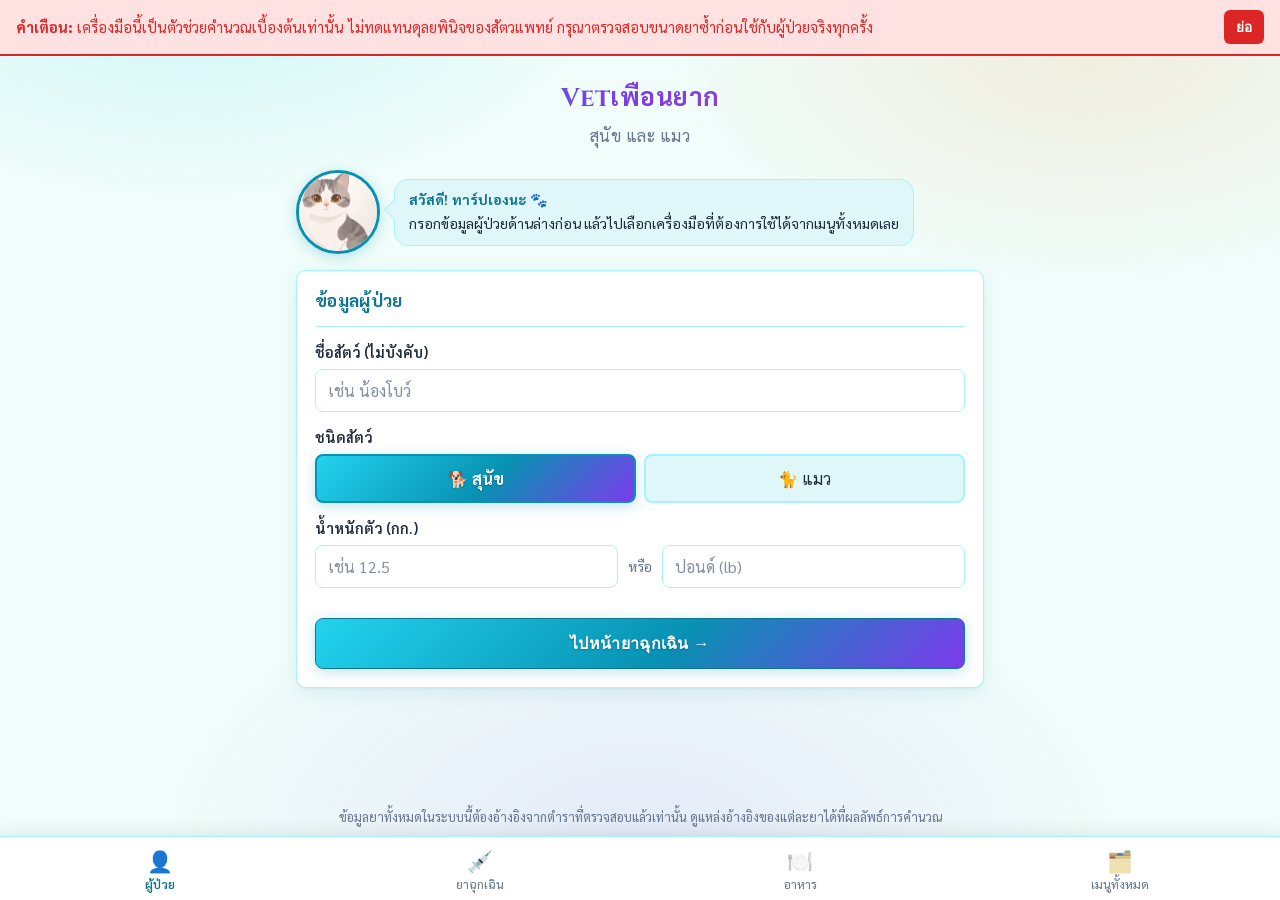
<file: index.html>
<!DOCTYPE html>
<html lang="th">
<head>
<meta charset="UTF-8">
<meta name="viewport" content="width=device-width, initial-scale=1.0, viewport-fit=cover">
<title>Vetเพื่อนยาก</title>

<!-- PWA: manifest + theme + icons so the site can be installed and looks like a native app -->
<link rel="manifest" href="manifest.webmanifest">
<meta name="theme-color" content="#0891b2">
<link rel="icon" href="assets/icons/favicon-32.png" sizes="32x32" type="image/png">
<link rel="apple-touch-icon" href="assets/icons/apple-touch-icon.png">
<meta name="mobile-web-app-capable" content="yes">
<meta name="apple-mobile-web-app-capable" content="yes">
<meta name="apple-mobile-web-app-title" content="Vetเพื่อนยาก">

<link rel="preconnect" href="https://fonts.googleapis.com">
<link rel="preconnect" href="https://fonts.gstatic.com" crossorigin>
<link href="https://fonts.googleapis.com/css2?family=Sarabun:wght@400;500;600;700;800&family=Cinzel:wght@600;700;900&display=swap" rel="stylesheet">
<link rel="stylesheet" href="style.css">
</head>
<body>

  <div class="disclaimer" id="disclaimer">
    <div class="disclaimer-text">
      <strong>คำเตือน:</strong> เครื่องมือนี้เป็นตัวช่วยคำนวณเบื้องต้นเท่านั้น ไม่ทดแทนดุลยพินิจของสัตวแพทย์
      กรุณาตรวจสอบขนาดยาซ้ำก่อนใช้กับผู้ป่วยจริงทุกครั้ง
    </div>
    <button id="disclaimer-toggle" aria-label="ย่อ/ขยายคำเตือน">ย่อ</button>
  </div>

  <header>
    <h1>Vetเพื่อนยาก</h1>
    <p class="subtitle">สุนัข และ แมว</p>
  </header>

  <main>
    <div class="page" id="page-patient">
      <div class="mascot-welcome">
        <button type="button" class="mascot-avatar-btn" id="mascot-avatar-btn" aria-label="แตะเพื่อฟังเคล็ดลับจากทาร์ป">
          <img src="assets/tarp-mascot.png" alt="ทาร์ป มาสคอตประจำแอป" class="mascot-avatar" id="mascot-avatar">
        </button>
        <div class="mascot-bubble" id="mascot-bubble">
          <strong>สวัสดี! ทาร์ปเองนะ 🐾</strong>
          <p>กรอกข้อมูลผู้ป่วยด้านล่างก่อน แล้วไปเลือกเครื่องมือที่ต้องการใช้ได้จากเมนูทั้งหมดเลย</p>
        </div>
      </div>

      <section class="panel" id="input-panel">
        <h2>ข้อมูลผู้ป่วย</h2>

        <div class="field-row">
          <label for="patient-name-input">ชื่อสัตว์ (ไม่บังคับ)</label>
          <input type="text" id="patient-name-input" placeholder="เช่น น้องโบว์">
        </div>

        <div class="field-row">
          <label>ชนิดสัตว์</label>
          <div class="species-toggle" role="group" aria-label="เลือกชนิดสัตว์">
            <button type="button" class="species-btn active" data-species="dog">🐕 สุนัข</button>
            <button type="button" class="species-btn" data-species="cat">🐈 แมว</button>
          </div>
        </div>

        <div class="field-row">
          <label for="weight-kg">น้ำหนักตัว (กก.)</label>
          <div class="weight-inputs">
            <input type="number" id="weight-kg" min="0" step="0.1" placeholder="เช่น 12.5">
            <span class="or-divider">หรือ</span>
            <input type="number" id="weight-lb" min="0" step="0.1" placeholder="ปอนด์ (lb)">
          </div>
          <div id="weight-warning" class="warning-text" hidden></div>
        </div>

        <button type="button" class="next-page-btn" data-goto="drugs">ไปหน้ายาฉุกเฉิน →</button>
      </section>
    </div>

    <div class="page" id="page-rehydration" hidden>
      <div class="patient-chip" id="patient-chip-rehydration"></div>

      <section class="panel" id="rehydration-panel">
        <h2>คำนวณสารน้ำ (Rehydration + Maintenance)</h2>

        <div class="field-row">
          <label for="dehydration-percent-slider">ภาวะขาดน้ำโดยประมาณ (% Dehydration)</label>
          <div class="slider-value" id="dehydration-percent-display">ไม่มีภาวะขาดน้ำ</div>
          <input type="range" id="dehydration-percent-slider" min="0" max="7" step="1" value="0">
          <div class="slider-ticks">
            <span>0%</span><span>5%</span><span>6%</span><span>7%</span><span>8%</span><span>9%</span><span>10%</span><span>12%</span>
          </div>
        </div>

        <div class="field-row" id="rehydrate-hours-row">
          <label>ระยะเวลาแก้ไขภาวะขาดน้ำ (Rehydration period)</label>
          <div class="species-toggle" role="group" aria-label="เลือกระยะเวลาแก้ไขภาวะขาดน้ำ">
            <button type="button" class="toggle-btn active" data-rehydrate-hours="8">8 ชั่วโมง</button>
            <button type="button" class="toggle-btn" data-rehydrate-hours="10">10 ชั่วโมง</button>
            <button type="button" class="toggle-btn" data-rehydrate-hours="12">12 ชั่วโมง</button>
            <button type="button" class="toggle-btn" data-rehydrate-hours="24">24 ชั่วโมง</button>
          </div>
        </div>

        <div class="field-row">
          <label>วิธีคำนวณ Maintenance</label>
          <div class="species-toggle" role="group" aria-label="เลือกวิธีคำนวณ maintenance">
            <button type="button" class="toggle-btn active" data-maint-mode="standard">มาตรฐาน (mL/kg/h)</button>
            <button type="button" class="toggle-btn" data-maint-mode="uop">ตามปริมาณปัสสาวะ (UOP)</button>
          </div>
        </div>

        <div id="maint-standard-fields">
          <div class="field-row">
            <label>ช่วงอายุ</label>
            <div class="species-toggle" role="group" aria-label="เลือกช่วงอายุ">
              <button type="button" class="toggle-btn active" data-age-group="adult">≥ 2 เดือน</button>
              <button type="button" class="toggle-btn" data-age-group="juvenile">ลูกสัตว์ &lt; 2 เดือน</button>
            </div>
          </div>

          <div class="field-row" id="maintenance-rate-row">
            <label>อัตรา Maintenance (mL/kg/h)</label>
            <div class="species-toggle" role="group" aria-label="เลือกอัตรา maintenance">
              <button type="button" class="toggle-btn" data-maint-rate="2">2</button>
              <button type="button" class="toggle-btn active" data-maint-rate="2.5">2.5</button>
              <button type="button" class="toggle-btn" data-maint-rate="3">3</button>
            </div>
          </div>
        </div>

        <div id="uop-fields" hidden>
          <div class="field-row">
            <label for="uop-volume-input">ปริมาณปัสสาวะที่วัดได้ (mL)</label>
            <input type="number" id="uop-volume-input" min="0" step="1" placeholder="เช่น 20">
          </div>

          <div class="field-row">
            <label>ระยะเวลาที่เก็บปัสสาวะ</label>
            <div class="species-toggle" role="group" aria-label="เลือกระยะเวลาที่เก็บปัสสาวะ">
              <button type="button" class="toggle-btn active" data-uop-hours="1">1 ชม.</button>
              <button type="button" class="toggle-btn" data-uop-hours="2">2 ชม.</button>
              <button type="button" class="toggle-btn" data-uop-hours="4">4 ชม.</button>
              <button type="button" class="toggle-btn" data-uop-hours="6">6 ชม.</button>
              <button type="button" class="toggle-btn" data-uop-hours="8">8 ชม.</button>
            </div>
          </div>

          <div class="field-row">
            <div class="slider-value" id="uop-computed-display">UOP = -</div>
            <div class="hint-text" id="uop-classify"></div>
          </div>
        </div>

        <p class="hint-text" id="rehydration-hint">กรอกน้ำหนักตัว และเปอร์เซ็นต์ภาวะขาดน้ำ เพื่อคำนวณ</p>
        <div id="rehydration-result" class="result-box" hidden></div>
      </section>

      <section class="panel" id="fluid-card-panel">
        <div class="crashcart-header">
          <h2>การ์ดแผนให้สารน้ำ (ติดหน้ากรง)</h2>
          <button type="button" id="print-fluid-card-btn" class="print-btn">🖨️ พิมพ์การ์ด</button>
        </div>

        <div class="field-row">
          <label for="fluid-start-time-input">เวลาเริ่มให้สารน้ำ</label>
          <input type="time" id="fluid-start-time-input">
        </div>

        <p class="hint-text" id="fluid-card-hint">กรอกน้ำหนักตัว เปอร์เซ็นต์ขาดน้ำ (หรือเลือกไม่มีภาวะขาดน้ำ) และเวลาเริ่ม เพื่อสร้างการ์ด</p>
        <div id="fluid-card" class="feeding-card" hidden></div>
      </section>
    </div>

    <div class="page" id="page-bicarb" hidden>
      <div class="patient-chip" id="patient-chip-bicarb"></div>

      <section class="panel" id="bicarb-panel">
        <h2>Sodium Bicarbonate Correction — แก้ไขภาวะกรดในเลือด (Metabolic Acidosis)</h2>

        <div class="field-row">
          <label>สถานการณ์</label>
          <div class="species-toggle" role="group" aria-label="เลือกสถานการณ์การให้ Sodium Bicarbonate">
            <button type="button" class="toggle-btn active" data-sb-mode="general">แก้ไขภาวะกรดทั่วไป</button>
            <button type="button" class="toggle-btn" data-sb-mode="cpa">CPA (หัวใจหยุดเต้น)</button>
          </div>
        </div>

        <div id="sb-general-fields">
          <div class="field-row">
            <label for="sb-be-input">Base Excess (mEq/L) <span style="font-weight:400;">(ปกติมักติดลบ เช่น -18)</span></label>
            <input type="number" id="sb-be-input" step="0.1" placeholder="เช่น -18">
          </div>
          <div class="field-row">
            <label>สัดส่วนที่จะให้ก่อน</label>
            <div class="species-toggle" role="group" aria-label="เลือกสัดส่วนของ deficit ที่จะให้ก่อน">
              <button type="button" class="toggle-btn active" data-sb-fraction="quarter">1/4 ของ deficit</button>
              <button type="button" class="toggle-btn" data-sb-fraction="third">1/3 ของ deficit</button>
            </div>
          </div>
          <div class="field-row">
            <label for="sb-ph-input">pH ปัจจุบัน (ไม่บังคับ)</label>
            <input type="number" id="sb-ph-input" step="0.01" placeholder="เช่น 6.98">
          </div>
          <div class="field-row">
            <label for="sb-hco3-input">HCO3 ปัจจุบัน (mmol/L) (ไม่บังคับ)</label>
            <input type="number" id="sb-hco3-input" step="0.1" placeholder="เช่น 8.5">
          </div>
        </div>

        <div id="sb-cpa-fields" hidden>
          <div class="field-row">
            <label for="sb-cpa-k-input">K+ ปัจจุบัน (mmol/L) (ไม่บังคับ)</label>
            <input type="number" id="sb-cpa-k-input" step="0.1" placeholder="เช่น 8.0">
          </div>
          <div class="field-row">
            <label for="sb-cpa-ph-input">pH ปัจจุบัน (ไม่บังคับ)</label>
            <input type="number" id="sb-cpa-ph-input" step="0.01" placeholder="เช่น 7.05">
          </div>
        </div>

        <div id="sb-result" class="result-box" hidden></div>
      </section>
    </div>

    <div class="page" id="page-anaphylaxis" hidden>
      <div class="patient-chip" id="patient-chip-anaphylaxis"></div>

      <section class="panel" id="anaphylaxis-panel">
        <h2>Acute Allergy and Anaphylaxis — ประเมินและแนวทางการรักษา</h2>
        <p class="hint-text">อ้างอิงตาม RECOVER 2026 First Aid Guidelines: Acute Allergy and Anaphylaxis (Table 1, Table 2, และ Acute Hypersensitivity Reaction Algorithm)</p>

        <div class="field-row">
          <label>อาการเกิดแบบเฉียบพลันมาก (peracute — ภายในไม่กี่นาทีถึงชั่วโมง) ร่วมกับมีการสัมผัสสารก่อภูมิแพ้ที่เป็นไปได้หรือทราบแน่ชัด?</label>
          <div class="species-toggle" role="group" aria-label="เลือก peracute onset + possible allergen exposure">
            <button type="button" class="toggle-btn" data-anaphylaxis-onset="yes">ใช่</button>
            <button type="button" class="toggle-btn" data-anaphylaxis-onset="no">ไม่ใช่</button>
          </div>
        </div>

        <div id="anaphylaxis-signs-fields" hidden>
          <label class="checkbox-row" style="margin: 10px 0;">
            <input type="checkbox" id="anaphylaxis-cutaneous-checkbox"> มีอาการทางผิวหนัง/เยื่อเมือก (Urticaria/wheals/angioedema, Flushing, หรือ Pruritus)
          </label>

          <div class="field-row">
            <label for="anaphylaxis-gi-select">อาการระบบทางเดินอาหาร</label>
            <select id="anaphylaxis-gi-select">
              <option value="none">ไม่มี</option>
              <option value="mild">อาเจียนหรือท้องเสียเล็กน้อย ครั้งเดียว (self-limiting, isolated episode)</option>
              <option value="persistent">อาเจียน ท้องเสีย หรือปวดท้อง ต่อเนื่อง (persistent)</option>
            </select>
          </div>

          <div id="anaphylaxis-resp-fields"></div>
          <div id="anaphylaxis-cv-fields"></div>

          <label class="checkbox-row" style="margin: 10px 0;">
            <input type="checkbox" id="anaphylaxis-collapse-checkbox"> ล้ม (Collapse) หรือความดันโลหิตต่ำ (Hypotension)
          </label>

          <p class="hint-text" style="margin-top: 14px;">อาการสนับสนุนการวินิจฉัยเพิ่มเติม (ใช้ในกรณีที่คะแนน ≥ 1 แต่ไม่มีอาการทางผิวหนัง)</p>
          <div id="anaphylaxis-supporting-fields"></div>
        </div>

        <div id="anaphylaxis-result" class="result-box" hidden></div>
      </section>
    </div>

    <div class="page" id="page-ckd" hidden>
      <div class="patient-chip" id="patient-chip-ckd"></div>

      <section class="panel" id="ckd-panel">
        <h2>Feline CKD — ประเมิน IRIS Stage และแนวทางการรักษา</h2>
        <p class="hint-text">อ้างอิงตาม 2026 iCatCare Consensus Guidelines on the Diagnosis and Management of Chronic Kidney Disease in Cats</p>

        <div class="field-row">
          <label for="ckd-creatinine-input">Creatinine (mg/dl)</label>
          <input type="number" id="ckd-creatinine-input" min="0" step="0.1" placeholder="เช่น 2.5">
        </div>

        <div class="field-row">
          <label for="ckd-sdma-input">SDMA (µg/dl) — ไม่บังคับ</label>
          <input type="number" id="ckd-sdma-input" min="0" step="1" placeholder="เช่น 22">
        </div>

        <div class="field-row">
          <label for="ckd-upc-input">UPC (Urine Protein:Creatinine ratio) — ไม่บังคับ</label>
          <input type="number" id="ckd-upc-input" min="0" step="0.01" placeholder="เช่น 0.5">
        </div>

        <div class="field-row">
          <label for="ckd-sbp-input">SBP — ความดันโลหิต Systolic (mmHg) — ไม่บังคับ</label>
          <input type="number" id="ckd-sbp-input" min="0" step="1" placeholder="เช่น 165">
        </div>

        <div id="ckd-result" class="result-box" hidden></div>
      </section>

      <section class="panel" id="ckd-reference-panel">
        <h2>ข้อมูลอ้างอิงการดูแลแมว CKD</h2>

        <h3>ยาแก้คลื่นไส้อาเจียน / กระตุ้นความอยากอาหาร / ลดกรด (Table 4)</h3>
        <div id="ckd-gi-drugs-table"></div>

        <h3>การเสริมโพแทสเซียม (Hypokalaemia)</h3>
        <div id="ckd-potassium-info"></div>

        <h3>ภาวะเลือดเป็นกรด (Acidosis)</h3>
        <div id="ckd-acidosis-info"></div>

        <h3>ภาวะซีดจาก CKD (Anaemia)</h3>
        <div id="ckd-anaemia-info"></div>

        <h3>ท้องผูก (Constipation)</h3>
        <div id="ckd-constipation-info"></div>

        <h3>สารน้ำใต้ผิวหนังที่บ้าน (Subcutaneous Fluids)</h3>
        <div id="ckd-scfluids-info"></div>

        <h3>ประเด็นสำคัญในการดูแลแมว CKD โดยรวม</h3>
        <ul id="ckd-key-considerations" class="anemia-ddx-list"></ul>
      </section>
    </div>

    <div class="page" id="page-dm" hidden>
      <div class="patient-chip" id="patient-chip-dm"></div>

      <section class="panel" id="dm-panel">
        <h2>Feline Diabetes Mellitus (DM)</h2>
        <p class="hint-text">อ้างอิงตาม 2025 iCatCare Consensus Guidelines on the Diagnosis and Management of Diabetes Mellitus in Cats</p>

        <div class="field-row">
          <label>เลือกสถานการณ์</label>
          <div class="species-toggle" role="group" aria-label="เลือกสถานการณ์ DM">
            <button type="button" class="toggle-btn active" data-dm-mode="healthy">Healthy DM (Happy diabetic)</button>
            <button type="button" class="toggle-btn" data-dm-mode="dka">DKA / eDKA</button>
          </div>
        </div>

        <div id="dm-healthy-fields">
          <h3>1. SGLT2i — คำนวณขนาดยา</h3>
          <div id="dm-sglt2i-doses"></div>

          <h3>2. คัดกรองความเหมาะสมก่อนเริ่ม SGLT2i</h3>
          <p class="hint-text">ติ๊กข้อที่ผู้ป่วย "มี" — หากไม่ติ๊กเลย = ผ่านเกณฑ์ happy diabetic</p>
          <div id="dm-sglt2i-screen"></div>
          <div id="dm-sglt2i-screen-result" class="result-note"></div>

          <h3>3. ALIVE Diabetic Clinical Score (DCS)</h3>
          <p class="hint-text">แตะเลือกทีละหัวข้อ</p>
          <div id="dm-dcs-fields"></div>
          <div id="dm-dcs-result" class="result-box" hidden></div>
        </div>

        <div id="dm-dka-fields" hidden>
          <h3>1. จำแนก DKA / eDKA (Table 8)</h3>
          <div class="field-row">
            <label for="dm-bg-input">Blood glucose (mg/dl)</label>
            <input type="number" id="dm-bg-input" min="0" step="1" placeholder="เช่น 380">
          </div>
          <div class="field-row">
            <label for="dm-bhb-input">Serum BHB (mmol/l) — ไม่บังคับ</label>
            <input type="number" id="dm-bhb-input" min="0" step="0.1" placeholder="เช่น 4.0">
          </div>
          <div class="field-row">
            <label for="dm-ph-input">Venous/arterial pH — ไม่บังคับ</label>
            <input type="number" id="dm-ph-input" min="6" step="0.01" placeholder="เช่น 7.15">
          </div>
          <div id="dm-keto-result" class="result-box" hidden></div>

          <h3>2. คำนวณ insulin / สารน้ำ ตามน้ำหนัก</h3>
          <div id="dm-dka-doses"></div>

          <button type="button" id="dm-print-plan-btn" class="print-btn">🖨️ พิมพ์ตาราง insulin CRI + แผนเบื้องต้น</button>
        </div>
      </section>

      <section class="panel" id="dm-plan-card-panel" hidden>
        <h2>แผนเบื้องต้น DKA (สำหรับพิมพ์)</h2>
        <div id="dm-dka-plan-card" class="feeding-card"></div>
      </section>

      <section class="panel" id="dm-reference-panel">
        <h2>ข้อมูลอ้างอิง</h2>
        <div id="dm-reference-content"></div>
      </section>
    </div>

    <div class="page" id="page-menu" hidden>
      <section class="panel" id="menu-panel">
        <h2>เมนูทั้งหมด</h2>

        <div class="menu-category">
          <h3>ผู้ป่วยและยา</h3>
          <div class="menu-grid">
            <button type="button" class="menu-card" data-page="patient"><span class="menu-card-icon">👤</span><span class="menu-card-label">ข้อมูลผู้ป่วย</span></button>
            <button type="button" class="menu-card" data-page="drugs"><span class="menu-card-icon">💉</span><span class="menu-card-label">ยาฉุกเฉิน</span></button>
            <button type="button" class="menu-card" data-page="cri"><span class="menu-card-icon">💧</span><span class="menu-card-label">CRI</span></button>
            <button type="button" class="menu-card" data-page="ppn"><span class="menu-card-icon">🥣</span><span class="menu-card-label">PPN สารอาหารทางหลอดเลือด</span></button>
            <button type="button" class="menu-card" data-page="nutrition"><span class="menu-card-icon">🍽️</span><span class="menu-card-label">อาหาร</span></button>
          </div>
        </div>

        <div class="menu-category">
          <h3>แก้ไขภาวะผิดปกติ</h3>
          <div class="menu-grid">
            <button type="button" class="menu-card" data-page="potassium"><span class="menu-card-icon">🧪</span><span class="menu-card-label">K+ / Phosphorus ต่ำ</span></button>
            <button type="button" class="menu-card" data-page="sodium"><span class="menu-card-icon">🧂</span><span class="menu-card-label">Na ผิดปกติ</span></button>
            <button type="button" class="menu-card" data-page="se"><span class="menu-card-icon">⚡</span><span class="menu-card-label">SE ชัก</span></button>
            <button type="button" class="menu-card" data-page="rehydration"><span class="menu-card-icon">💦</span><span class="menu-card-label">สารน้ำ Rehydration</span></button>
            <button type="button" class="menu-card" data-page="bicarb"><span class="menu-card-icon">🧫</span><span class="menu-card-label">Sodium Bicarbonate</span></button>
            <button type="button" class="menu-card" data-page="anaphylaxis"><span class="menu-card-icon">🐝</span><span class="menu-card-label">Allergy / Anaphylaxis</span></button>
          </div>
        </div>

        <div class="menu-category">
          <h3>ประเมิน/พยากรณ์โรค</h3>
          <div class="menu-grid">
            <button type="button" class="menu-card" data-page="apple"><span class="menu-card-icon">🍎</span><span class="menu-card-label">APPLE Score</span></button>
            <button type="button" class="menu-card" data-page="mgcs"><span class="menu-card-icon">🧠</span><span class="menu-card-label">MGCS</span></button>
            <button type="button" class="menu-card" data-page="att"><span class="menu-card-icon">🚑</span><span class="menu-card-label">ATT Score</span></button>
            <button type="button" class="menu-card" data-page="anemia"><span class="menu-card-icon">🩸</span><span class="menu-card-label">Regenerative Anemia</span></button>
            <button type="button" class="menu-card" data-page="ckd"><span class="menu-card-icon">🐱</span><span class="menu-card-label">Feline CKD</span></button>
            <button type="button" class="menu-card" data-page="fip"><span class="menu-card-icon">🐈</span><span class="menu-card-label">Feline FIP</span></button>
            <button type="button" class="menu-card" data-page="dm"><span class="menu-card-icon">🍬</span><span class="menu-card-label">Feline DM / DKA</span></button>
          </div>
        </div>

        <div class="menu-category">
          <h3>เครื่องมืออื่นๆ</h3>
          <div class="menu-grid">
            <a href="vetjod/" class="menu-card"><span class="menu-card-icon">🗒️</span><span class="menu-card-label">VETJOD เวชระเบียนหน้ากรง</span></a>
          </div>
        </div>
      </section>
    </div>

    <div class="page" id="page-drugs" hidden>
      <div class="patient-chip" id="patient-chip-drugs"></div>

      <section class="panel" id="calculator-panel">
        <h2>คำนวณยารายตัว</h2>

        <div class="field-row">
          <label for="drug-search">ค้นหายา</label>
          <input type="text" id="drug-search" placeholder="พิมพ์ชื่อยา..." autocomplete="off">
          <div id="drug-list" class="drug-list"></div>
        </div>

        <div class="field-row" id="concentration-row" hidden>
          <label for="concentration-select">ความเข้มข้นยา</label>
          <select id="concentration-select"></select>
        </div>

        <div id="calc-result" class="result-box" hidden></div>
      </section>

      <section class="panel" id="crashcart-panel">
        <div class="crashcart-header">
          <h2>ตาราง Crash Cart (อ้างอิงฉุกเฉินแบบเร็ว)</h2>
          <button id="print-btn" class="print-btn">🖨️ พิมพ์</button>
        </div>
        <p class="hint-text" id="crashcart-hint">กรอกน้ำหนักตัวด้านบนเพื่อคำนวณตารางยาทั้งหมด</p>
        <div class="table-wrap">
          <table id="crashcart-table" hidden>
            <thead>
              <tr>
                <th>ยา</th>
                <th>กลุ่ม</th>
                <th>อัตรา/นน.ตัว</th>
                <th>ความเข้มข้น (ปรับได้)</th>
                <th>ขนาดยารวม</th>
                <th>ปริมาณ (mL)</th>
                <th>ช่องทาง</th>
              </tr>
            </thead>
            <tbody></tbody>
          </table>
        </div>
      </section>
    </div>

    <div class="page" id="page-nutrition" hidden>
      <div class="patient-chip" id="patient-chip-nutrition"></div>

      <section class="panel" id="nutrition-panel">
        <h2>คำนวณปริมาณอาหาร (RER/DER)</h2>

        <div class="field-row">
          <label for="rer-factor-select">ปัจจัย RER (ภาวะ/กิจกรรมของสัตว์)</label>
          <select id="rer-factor-select"></select>
        </div>

        <div class="field-row">
          <label>โหมดอาหาร</label>
          <div class="species-toggle" role="group" aria-label="เลือกโหมดอาหาร">
            <button type="button" class="toggle-btn active" data-diet-mode="single">อาหารชนิดเดียว</button>
            <button type="button" class="toggle-btn" data-diet-mode="mixed">ผสม 2 ชนิด</button>
          </div>
        </div>

        <div class="field-row" id="diet-select-row">
          <label for="diet-select">ชนิดอาหาร</label>
          <select id="diet-select"></select>
        </div>

        <div class="field-row" id="diet-select-a-row" hidden>
          <label for="diet-select-a">อาหารชนิดที่ 1</label>
          <select id="diet-select-a"></select>
        </div>

        <div class="field-row" id="diet-select-b-row" hidden>
          <label for="diet-select-b">อาหารชนิดที่ 2</label>
          <select id="diet-select-b"></select>
        </div>

        <div class="field-row" id="diet-ratio-row" hidden>
          <label for="diet-ratio-input">สัดส่วนพลังงานจากอาหารชนิดที่ 1 (%) — ส่วนที่เหลือเป็นชนิดที่ 2</label>
          <input type="number" id="diet-ratio-input" min="0" max="100" step="5" value="50">
        </div>

        <div class="field-row">
          <label for="refeeding-select">แผนค่อยเป็นค่อยไป (ป้องกัน refeeding syndrome)</label>
          <select id="refeeding-select"></select>
        </div>

        <div class="field-row">
          <label for="meals-select">จำนวนมื้อต่อวัน</label>
          <select id="meals-select">
            <option value="2">2 มื้อ/วัน</option>
            <option value="3">3 มื้อ/วัน</option>
            <option value="4">4 มื้อ/วัน</option>
            <option value="6">6 มื้อ/วัน</option>
          </select>
        </div>

        <p class="hint-text" id="nutrition-hint">กรอกน้ำหนักตัวด้านบนเพื่อคำนวณปริมาณอาหาร</p>
        <div id="nutrition-result" class="result-box" hidden></div>
      </section>

      <section class="panel" id="feeding-card-panel">
        <div class="crashcart-header">
          <h2>การ์ดให้อาหาร (แผนปกติ ไม่ค่อยเป็นค่อยไป)</h2>
          <button id="print-feeding-card-btn" class="print-btn">🖨️ พิมพ์การ์ด</button>
        </div>
        <p class="hint-text" id="feeding-card-hint">กรอกน้ำหนักตัวและเลือกอาหารด้านบนเพื่อสร้างการ์ด</p>
        <div id="feeding-card" class="feeding-card" hidden></div>
      </section>

      <section class="panel" id="feeding-plan-panel">
        <div class="crashcart-header">
          <h2>แผนการให้อาหารรายวัน</h2>
          <button id="print-feeding-btn" class="print-btn">🖨️ พิมพ์แผนอาหาร</button>
        </div>

        <div class="field-row">
          <label for="feeding-start-date">วันที่เริ่มให้อาหาร</label>
          <input type="date" id="feeding-start-date">
        </div>

        <p class="hint-text" id="feeding-plan-hint">กรอกน้ำหนักตัวและเลือกอาหารด้านบนเพื่อสร้างแผนอาหาร</p>
        <div id="feeding-plan-meta" class="result-note" hidden></div>
        <div class="table-wrap">
          <table id="feeding-plan-table" hidden>
            <thead>
              <tr>
                <th>วันที่</th>
                <th>สัดส่วน RER</th>
                <th>พลังงาน (kcal)</th>
                <th>อาหาร/วัน (g)</th>
                <th>อาหาร/มื้อ (g)</th>
              </tr>
            </thead>
            <tbody></tbody>
          </table>
        </div>
      </section>
    </div>

    <div class="page" id="page-potassium" hidden>
      <div class="patient-chip" id="patient-chip-potassium"></div>

      <section class="panel" id="potassium-panel">
        <h2>แก้ไขภาวะโพแทสเซียมต่ำ (Hypokalemia) — CRI</h2>

        <div class="field-row">
          <label for="serum-k-input">ระดับโพแทสเซียมในเลือด (mEq/L)</label>
          <input type="number" id="serum-k-input" min="0" step="0.1" placeholder="เช่น 2.8">
        </div>

        <div class="field-row">
          <label for="potassium-dose-input">ขนาด KCl ที่ต้องการให้ (mEq/kg/hr)</label>
          <input type="number" id="potassium-dose-input" min="0" step="0.01" placeholder="กรอกขนาดในช่วงที่แนะนำ">
        </div>
        <p class="hint-text" id="potassium-dose-range-hint"></p>

        <div class="field-row">
          <label for="planned-rate-input">อัตราสารน้ำที่จะให้ (mL/hr)</label>
          <input type="number" id="planned-rate-input" min="0" step="1" placeholder="เช่น 40">
        </div>

        <div class="field-row">
          <label for="fluid-bag-size-select">ขนาดถุงสารน้ำที่จะผสม</label>
          <select id="fluid-bag-size-select">
            <option value="1000">1000 mL</option>
            <option value="500">500 mL</option>
            <option value="250">250 mL</option>
            <option value="100">100 mL</option>
          </select>
        </div>

        <p class="hint-text" id="potassium-hint">กรอกน้ำหนักตัว ระดับโพแทสเซียม และอัตราสารน้ำ เพื่อคำนวณการเตรียม CRI</p>
        <div id="potassium-result" class="result-box" hidden></div>
      </section>

      <section class="panel" id="phosphorus-panel">
        <h2>แก้ไขภาวะฟอสฟอรัสต่ำ (Hypophosphatemia) — CRI</h2>
        <p class="hint-text">ใช้ยา Dipotassium Phosphate (1.74g/20mL) ซึ่งมี Phosphorus 0.5 mmol/mL และ Potassium 1 mEq/mL ร่วมด้วยเสมอ</p>

        <div class="field-row">
          <label for="serum-p-input">ระดับฟอสฟอรัสในเลือด (mg/dL)</label>
          <input type="number" id="serum-p-input" min="0" step="0.1" placeholder="เช่น 1.2">
        </div>

        <div class="field-row">
          <label for="phosphorus-dose-input">ขนาด Phosphorus ที่ต้องการให้ (mmol/kg/hr)</label>
          <input type="number" id="phosphorus-dose-input" min="0" step="0.001" placeholder="กรอกขนาดในช่วงที่แนะนำ">
        </div>
        <p class="hint-text" id="phosphorus-dose-range-hint"></p>

        <div class="field-row">
          <label for="phosphorus-rate-input">อัตราสารน้ำที่จะให้ (mL/hr)</label>
          <input type="number" id="phosphorus-rate-input" min="0" step="1" placeholder="เช่น 40">
        </div>

        <div class="field-row">
          <label for="phosphorus-bag-size-select">ขนาดถุงสารน้ำที่จะผสม (ต้องไม่มีแคลเซียม)</label>
          <select id="phosphorus-bag-size-select">
            <option value="1000">1000 mL</option>
            <option value="500">500 mL</option>
            <option value="250">250 mL</option>
            <option value="100">100 mL</option>
          </select>
        </div>

        <p class="hint-text" id="phosphorus-hint">กรอกน้ำหนักตัว ระดับฟอสฟอรัส และอัตราสารน้ำ เพื่อคำนวณการเตรียม CRI</p>
        <div id="phosphorus-result" class="result-box" hidden></div>
      </section>

      <section class="panel" id="combined-panel">
        <h2>แก้ไข Potassium และ Phosphorus พร้อมกัน (2 สาย)</h2>
        <p class="hint-text">สายที่ 1 = KCl, สายที่ 2 = Dipotassium Phosphate — K+ ที่ได้จากสายที่ 2 จะถูกหักออกจากปริมาณ KCl ที่ต้องเติมในสายที่ 1 เพื่อไม่ให้ได้รับ Potassium เกินความจำเป็น</p>

        <div class="field-row">
          <label for="combined-k-input">ระดับโพแทสเซียมในเลือด (mEq/L)</label>
          <input type="number" id="combined-k-input" min="0" step="0.1" placeholder="เช่น 2.8">
        </div>

        <div class="field-row">
          <label for="combined-p-input">ระดับฟอสฟอรัสในเลือด (mg/dL)</label>
          <input type="number" id="combined-p-input" min="0" step="0.1" placeholder="เช่น 1.2">
        </div>

        <div class="field-row">
          <label for="combined-k-dose-input">ขนาด KCl ที่ต้องการให้ (mEq/kg/hr)</label>
          <input type="number" id="combined-k-dose-input" min="0" step="0.01" placeholder="กรอกขนาดในช่วงที่แนะนำ">
        </div>
        <p class="hint-text" id="combined-k-dose-range-hint"></p>

        <div class="field-row">
          <label for="combined-p-dose-input">ขนาด Phosphorus ที่ต้องการให้ (mmol/kg/hr)</label>
          <input type="number" id="combined-p-dose-input" min="0" step="0.001" placeholder="กรอกขนาดในช่วงที่แนะนำ">
        </div>
        <p class="hint-text" id="combined-p-dose-range-hint"></p>

        <div class="field-row">
          <label for="combined-kcl-rate-input">สายที่ 1 (KCl) — อัตราสารน้ำ (mL/hr)</label>
          <input type="number" id="combined-kcl-rate-input" min="0" step="1" placeholder="เช่น 40">
        </div>

        <div class="field-row">
          <label for="combined-kcl-bag-select">สายที่ 1 (KCl) — ขนาดถุงสารน้ำ</label>
          <select id="combined-kcl-bag-select">
            <option value="1000">1000 mL</option>
            <option value="500">500 mL</option>
            <option value="250">250 mL</option>
            <option value="100">100 mL</option>
          </select>
        </div>

        <div class="field-row">
          <label for="combined-phos-rate-input">สายที่ 2 (Dipotassium Phosphate) — อัตราสารน้ำ (mL/hr)</label>
          <input type="number" id="combined-phos-rate-input" min="0" step="1" placeholder="เช่น 40">
        </div>

        <div class="field-row">
          <label for="combined-phos-bag-select">สายที่ 2 (Dipotassium Phosphate) — ขนาดถุงสารน้ำ (ต้องไม่มีแคลเซียม)</label>
          <select id="combined-phos-bag-select">
            <option value="1000">1000 mL</option>
            <option value="500">500 mL</option>
            <option value="250">250 mL</option>
            <option value="100">100 mL</option>
          </select>
        </div>

        <p class="hint-text" id="combined-hint">กรอกน้ำหนักตัว ระดับ K+ และ Phosphorus และอัตราสารน้ำทั้งสองสาย เพื่อคำนวณการเตรียม CRI ทั้งสองขา</p>
        <div id="combined-result" class="result-box" hidden></div>
      </section>
    </div>

    <div class="page" id="page-cri" hidden>
      <div class="patient-chip" id="patient-chip-cri"></div>

      <section class="panel" id="cri-select-panel">
        <h2>คำนวณยา CRI (Constant Rate Infusion)</h2>

        <div class="field-row">
          <label for="cri-drug-search">ค้นหายา</label>
          <input type="text" id="cri-drug-search" placeholder="พิมพ์ชื่อยา..." autocomplete="off">
          <div id="cri-drug-list" class="drug-list"></div>
        </div>

        <div id="cri-drug-info" class="result-note" hidden></div>

        <div class="field-row" id="cri-dose-row" hidden>
          <label for="cri-dose-input" id="cri-dose-label">ขนาดยาที่ต้องการ</label>
          <input type="number" id="cri-dose-input" min="0" step="any" placeholder="กรอกขนาดยาในช่วงอ้างอิงด้านบน">
        </div>

        <div class="field-row" id="cri-conc-row" hidden>
          <label for="cri-conc-select">ความเข้มข้นยาที่มี (ปรับได้)</label>
          <select id="cri-conc-select"></select>
        </div>

        <div class="field-row" id="cri-conc-custom-row" hidden>
          <label for="cri-conc-custom-input">ความเข้มข้นยา (กรอกเอง)</label>
          <input type="number" id="cri-conc-custom-input" min="0" step="any" placeholder="กรอกความเข้มข้น">
        </div>
      </section>

      <section class="panel" id="cri-mix-panel">
        <h2>เตรียมสารน้ำ CRI</h2>

        <div class="field-row">
          <label for="cri-bag-select">ขนาดถุง/ไซริงค์สารน้ำที่จะผสม</label>
          <select id="cri-bag-select">
            <option value="1000">1000 mL</option>
            <option value="500">500 mL</option>
            <option value="250" selected>250 mL</option>
            <option value="100">100 mL</option>
            <option value="60">60 mL (syringe)</option>
            <option value="50">50 mL (syringe)</option>
            <option value="20">20 mL (syringe)</option>
            <option value="10">10 mL (syringe)</option>
          </select>
        </div>

        <div class="field-row">
          <label for="cri-rate-input">อัตราสารน้ำที่จะให้ (mL/hr)</label>
          <input type="number" id="cri-rate-input" min="0" step="0.1" placeholder="เช่น 10">
        </div>

        <p class="hint-text" id="cri-hint">เลือกยา กรอกน้ำหนักตัว ขนาดยาที่ต้องการ และอัตราสารน้ำ เพื่อคำนวณการเตรียม CRI</p>
        <div id="cri-result" class="result-box" hidden></div>
      </section>
    </div>

    <div class="page" id="page-se" hidden>
      <div class="patient-chip" id="patient-chip-se"></div>

      <section class="panel" id="se-intro-panel">
        <h2>จัดการภาวะ Status Epilepticus (SE) อย่างเป็นขั้นตอน</h2>
        <div class="result-note">
          <strong>นิยาม SE:</strong> อาการชักต่อเนื่องนานกว่า 5 นาที หรือชักซ้ำตั้งแต่ 2 ครั้งขึ้นไปโดยไม่ฟื้นรู้สึกตัวเต็มที่ระหว่างครั้ง (ILAE/IVETF)
        </div>
        <div class="table-wrap" style="margin-top:10px;">
          <table>
            <thead><tr><th>ระยะ (Stage)</th><th>ระยะเวลา</th><th>การตอบสนองต่อการรักษา</th></tr></thead>
            <tbody id="se-stage-table-body"></tbody>
          </table>
        </div>
        <div class="result-source" style="margin-top:8px;">ระดับคำแนะนำ (ACVIM recommendation grade):</div>
        <div id="se-grade-legend" class="result-note"></div>
      </section>

      <section class="panel" id="se-supportive-panel">
        <h2>ดูแลควบคู่กันตลอด (Supportive Care)</h2>
        <ul style="margin:0; padding-left:20px;">
          <li>ประเมิน/แก้ไขภาวะขาดออกซิเจน (hypoxemia), ตัวร้อนเกิน (hyperthermia), ความผิดปกติของเมตาบอลิซึม (เช่น น้ำตาลในเลือดต่ำ, เกลือแร่ผิดปกติ)</li>
          <li>ค้นหาสาเหตุที่แก้ไขได้ควบคู่ไปกับการให้ยากันชัก อย่ารอให้คุมชักได้ก่อนจึงเริ่มค้นหาสาเหตุ</li>
        </ul>
        <div class="result-source">ACVIM Consensus Statement 2023, ส่วน Supportive treatment</div>
      </section>

      <section class="panel" id="se-stepper-panel">
        <h2>ขั้นตอนการรักษา (แตะ "ยังชักอยู่" เพื่อไปขั้นถัดไป)</h2>
        <div id="se-stepper"></div>
      </section>
    </div>

    <div class="page" id="page-apple" hidden>
      <div class="patient-chip" id="patient-chip-apple"></div>

      <section class="panel" id="apple-panel">
        <h2>APPLE Score (สุนัข) — ประเมินความรุนแรงของโรคและพยากรณ์โรค</h2>

        <div class="field-row">
          <label>โหมดคะแนน</label>
          <div class="species-toggle" role="group" aria-label="เลือกโหมด APPLE Score">
            <button type="button" class="toggle-btn active" data-apple-mode="full">APPLE (Full) — 10 พารามิเตอร์</button>
            <button type="button" class="toggle-btn" data-apple-mode="fast">APPLE (Fast) — 5 พารามิเตอร์</button>
          </div>
        </div>

        <div id="apple-fields"></div>

        <div id="apple-result" class="result-box" hidden></div>
      </section>
    </div>

    <div class="page" id="page-mgcs" hidden>
      <div class="patient-chip" id="patient-chip-mgcs"></div>

      <section class="panel" id="mgcs-panel">
        <h2>Modified Glasgow Coma Scale (MGCS) — ประเมินระดับความรู้สึกตัวและพยากรณ์โรค</h2>
        <div id="mgcs-fields"></div>
        <div id="mgcs-result" class="result-box" hidden></div>
      </section>
    </div>

    <div class="page" id="page-att" hidden>
      <div class="patient-chip" id="patient-chip-att"></div>

      <section class="panel" id="att-panel">
        <h2>ATT Score (Animal Trauma Triage Score) — ประเมินความรุนแรงจากอุบัติเหตุ</h2>
        <div id="att-fields"></div>
        <div id="att-result" class="result-box" hidden></div>
      </section>
    </div>

    <div class="page" id="page-anemia" hidden>
      <div class="patient-chip" id="patient-chip-anemia"></div>

      <section class="panel" id="anemia-panel">
        <h2>Regenerative Anemia Calculator — ประเมินการตอบสนองของไขกระดูกและ Differential Diagnosis</h2>

        <div class="field-row">
          <label for="anemia-rbc-input">RBC count (ล้านเซลล์/µL)</label>
          <input type="number" id="anemia-rbc-input" min="0" step="0.1" placeholder="เช่น 5.5">
        </div>

        <div class="field-row">
          <label for="anemia-retic-input">Reticulocyte % <span style="font-weight:400;">(แมว: นับเฉพาะ Aggregate reticulocyte)</span></label>
          <input type="number" id="anemia-retic-input" min="0" step="0.1" placeholder="เช่น 1.2">
        </div>

        <div class="field-row">
          <label for="anemia-hct-input">Hematocrit / PCV (%) <span style="font-weight:400;">(ไม่บังคับ — ใส่เพื่อคำนวณ RPI เสริม)</span></label>
          <input type="number" id="anemia-hct-input" min="0" step="0.1" placeholder="เช่น 22">
        </div>

        <div class="field-row">
          <label for="anemia-indices-select">ลักษณะเม็ดเลือดแดง MCV/MCHC (ถ้าทราบ)</label>
          <select id="anemia-indices-select">
            <option value="">— ไม่ระบุ —</option>
            <option value="macrocytic_normochromic">Macrocytic, Normochromic</option>
            <option value="microcytic_hypochromic">Microcytic, Hypochromic</option>
            <option value="macrocytic_hypochromic">Macrocytic, Hypochromic</option>
          </select>
        </div>

        <div id="anemia-result" class="result-box" hidden></div>
      </section>
    </div>

    <div class="page" id="page-sodium" hidden>
      <div class="patient-chip" id="patient-chip-sodium"></div>

      <section class="panel" id="sodium-panel">
        <h2>แก้ไขภาวะโซเดียมผิดปกติ</h2>

        <div class="field-row">
          <label>ภาวะ</label>
          <div class="species-toggle" role="group" aria-label="เลือกภาวะโซเดียม">
            <button type="button" class="toggle-btn active" data-sodium-direction="hypo">🔽 โซเดียมต่ำ (Hypo)</button>
            <button type="button" class="toggle-btn" data-sodium-direction="hyper">🔼 โซเดียมสูง (Hyper)</button>
          </div>
        </div>

        <div class="field-row">
          <label for="current-na-input">โซเดียมปัจจุบัน (mEq/L)</label>
          <input type="number" id="current-na-input" step="0.1" placeholder="เช่น 125">
        </div>

        <div class="field-row">
          <label for="target-na-input">โซเดียมเป้าหมาย (mEq/L)</label>
          <input type="number" id="target-na-input" step="0.1" placeholder="เช่น 135">
        </div>

        <div class="field-row">
          <label>ระยะเวลาของภาวะ</label>
          <div class="species-toggle" role="group" aria-label="เลือกระยะเวลา">
            <button type="button" class="toggle-btn active" data-chronicity="acute">เฉียบพลัน (&lt; 24-48 ชม.)</button>
            <button type="button" class="toggle-btn" data-chronicity="chronic">เรื้อรัง (&gt; 24-48 ชม.)</button>
          </div>
        </div>

        <div class="field-row" id="symptomatic-row">
          <label>อาการทางระบบประสาท (ซึม อาเจียน ชัก จาก cerebral edema)</label>
          <div class="species-toggle" role="group" aria-label="เลือกอาการ">
            <button type="button" class="toggle-btn" data-symptomatic="yes">มีอาการ</button>
            <button type="button" class="toggle-btn active" data-symptomatic="no">ไม่มีอาการ</button>
          </div>
        </div>

        <div class="field-row" id="fluid-select-row">
          <label for="sodium-fluid-select">ชนิดสารน้ำที่วางแผนจะให้ (สำหรับคำนวณ Adrogue-Madias)</label>
          <select id="sodium-fluid-select"></select>
        </div>

        <div class="field-row">
          <label class="checkbox-row">
            <input type="checkbox" id="hypovolemic-checkbox"> มีภาวะ hypovolemia ร่วมด้วย
          </label>
        </div>

        <p class="hint-text" id="sodium-hint">กรอกน้ำหนักตัว โซเดียมปัจจุบัน และโซเดียมเป้าหมาย เพื่อคำนวณ</p>
        <div id="sodium-result" class="result-box" hidden></div>
      </section>
    </div>
    <div class="page" id="page-ppn" hidden>
      <div class="patient-chip" id="patient-chip-ppn"></div>
      <section class="panel">
        <h2>🥣 Peripheral Parenteral Nutrition (PPN)</h2>
        <p class="hint">คำนวณสารอาหารทางหลอดเลือดตาม Peripheral Parenteral Nutrition Form สำหรับแผน 24 ชั่วโมง</p>
        <div class="field-row"><label for="ppn-rer">สูตร RER</label><select id="ppn-rer"><option value="power">70 × น้ำหนัก^0.75</option><option value="linear">30 × น้ำหนัก + 70 (เฉพาะ 2–30 กก.)</option></select></div>
        <div class="field-row"><label for="ppn-ratio">สัดส่วนพลังงาน Dextrose / Protein / Lipid</label><select id="ppn-ratio"><option value="auto">เลือกตามช่วงน้ำหนักที่ระบุในแบบฟอร์ม</option><option value="small">20 / 20 / 60% — สุนัขและแมว 3–5 กก.</option><option value="medium">25 / 25 / 50% — สุนัขและแมว 6–10 กก.</option><option value="large">33 / 33 / 33% — สุนัข 11–30 กก.</option><option value="giant">50 / 25 / 25% — สุนัขมากกว่า 30 กก.</option></select></div>
        <div class="field-row"><label for="ppn-dextrose">สารละลาย Dextrose</label><select id="ppn-dextrose"><option value="0.17">D5W — 0.17 kcal/mL</option><option value="saline5">D5½S — 0.17 kcal/mL</option><option value="1.7">Dextrose 50% — 1.7 kcal/mL</option></select></div>
        <p class="hint">Amino acid 10% = 0.4 kcal/mL · Lipid 20% = 2 kcal/mL ตามแบบฟอร์ม</p>
        <div id="ppn-result" aria-live="polite"></div>
        <h3>Osmolarity ของส่วนผสม</h3>
        <p class="hint">กรอกค่าจากฉลากผลิตภัณฑ์จริง หน่วย <strong>mOsm/L</strong> (ไม่ใช่ mOsm/kg) D5W กับ D5½S ให้พลังงานเท่ากัน แต่ osmolarity ต่างกัน</p>
        <div class="field-row"><label for="ppn-osm-dextrose">Dextrose ที่เลือก (mOsm/L)</label><input id="ppn-osm-dextrose" type="number" min="0" step="any" inputmode="decimal" placeholder="ค่าจากฉลาก"></div>
        <div class="field-row"><label for="ppn-osm-amino">Amino acid 10% (mOsm/L)</label><input id="ppn-osm-amino" type="number" min="0" step="any" inputmode="decimal" placeholder="ค่าจากฉลาก"></div>
        <div class="field-row"><label for="ppn-osm-lipid">Lipid 20% (mOsm/L)</label><input id="ppn-osm-lipid" type="number" min="0" step="any" inputmode="decimal" placeholder="ค่าจากฉลาก"></div>
        <div class="field-row"><label for="ppn-extra-volume">ปริมาตรตัวเจือจางที่เติมในถุงเดียวกัน (mL)</label><input id="ppn-extra-volume" type="number" min="0" step="any" inputmode="decimal" value="0"></div>
        <div class="field-row"><label for="ppn-extra-osm">Osmolarity ตัวเจือจาง (mOsm/L)</label><input id="ppn-extra-osm" type="number" min="0" step="any" inputmode="decimal" placeholder="กรอกเมื่อเติมตัวเจือจาง" disabled></div>
        <p class="hint">คำนวณเฉพาะสารที่ผสมในถุงเดียวกัน ไม่รวมสารน้ำที่ให้แยกสาย หากเติมยา อิเล็กโทรไลต์ หรือสารอื่นนอกเหนือจากรายการนี้ ผลยังไม่ใช่ osmolarity ของสูตรสุดท้าย</p>
        <div id="ppn-osm-result" aria-live="polite"></div>
        <p class="result-source">ตัวอย่างการอ่านหน่วย: ฉลาก <a href="https://dailymed.nlm.nih.gov/dailymed/fda/fdaDrugXsl.cfm?setid=61e025f1-a38e-4af2-9e18-13ea12977cf5" target="_blank" rel="noopener">Intralipid 20%</a> ระบุ 260 mOsm/L และ 350 mOsm/kg ซึ่งใช้แทนกันไม่ได้ ไม่ได้นำค่านี้ไปใช้กับ lipid ทุกยี่ห้อโดยอัตโนมัติ</p>
      </section>
      <section class="panel"><h2>ก่อนเริ่มและระหว่างให้ PPN</h2>
        <p>แบบฟอร์มระบุให้พิจารณาเมื่อกินไม่พอนานกว่า 3 วัน สภาพร่างกายไม่ดีหรือน้ำหนักลดเฉียบพลันมากกว่า 5% หลังแก้ภาวะขาดน้ำ หรือไม่สามารถรับอาหารทางทางเดินอาหารได้</p>
        <p class="warning-text">แก้ภาวะขาดน้ำก่อนเริ่ม และตรวจ osmolarity ของสูตรสุดท้าย: แบบฟอร์มกำหนดไม่เกิน 600 mOsm/L ค่าที่คำนวณเป็นประมาณการจากฉลากและปริมาตรที่กรอก ไม่ได้ยืนยันความเข้ากันได้หรือว่าผสมแล้วให้ทางหลอดเลือดส่วนปลายได้ โดยเฉพาะเมื่อใช้ Dextrose 50% ต้องตรวจการเจือจางและความเข้ากันได้ก่อนใช้</p>
        <p>รวมปริมาตร PPN เข้ากับสารน้ำ ยา และอาหารทุกทางในแผนสารน้ำรายวัน หากเติมตัวเจือจาง ปริมาตรและอัตราการให้จริงจะเปลี่ยนไป ต้องคำนวณใหม่ ไม่ใช่เติม PPN ทับ maintenance โดยอัตโนมัติ</p>
        <p>ติดตาม HR/RR การรู้สึกตัว จุดแทงสาย น้ำตาลในเลือด โปรตีน/อัลบูมิน ภาวะ lipemia และอิเล็กโทรไลต์ ปรับความถี่ตามความเสี่ยงของผู้ป่วย ระวังเป็นพิเศษในโรคหัวใจ ไต ตับ และผู้ป่วยเสี่ยง refeeding syndrome</p>
        <p class="result-source">แหล่งสูตร: Peripheral Parenteral Nutrition Form.docx ที่แนบ — หัวข้อ RER, PER, สัดส่วนสารอาหาร และอัตราการให้ ไม่ระบุผู้แต่ง/ปี<br>การรวมสารน้ำทุกทาง: <a href="https://www.merckvetmanual.com/therapeutics/fluid-therapy/maintenance-fluid-plan-in-animals" target="_blank" rel="noopener">Merck Veterinary Manual — Maintenance Fluid Plan</a></p>
      </section>
    </div>
    <div class="page" id="page-fip" hidden>
      <div class="patient-chip" id="patient-chip-fip"></div>
      <section class="panel">
        <h2>🐈 Feline FIP</h2>
        <p>แนวทางรักษาตาม iCatCare · July 2025 สำหรับแมวที่วินิจฉัยหรือสงสัย FIP สูง ไม่ใช่คะแนนยืนยันการวินิจฉัย</p>
        <h3>1. เลือกลักษณะโรค</h3>
        <div class="field-row"><label for="fip-type">อาการที่พบ</label><select id="fip-type"><option value="effusive">มีน้ำ · ไม่มีอาการตา/ระบบประสาท</option><option value="noneffusive">ไม่มีน้ำ · ไม่มีอาการตา/ระบบประสาท</option><option value="ocular">มีอาการทางตา · มีหรือไม่มีน้ำ</option><option value="neuro">มีอาการระบบประสาท · รวมกรณีมีอาการตาร่วม</option></select></div>
        <p class="hint">หากมีอาการตาหรือระบบประสาท ให้เลือกกลุ่มนั้นแม้จะมีน้ำร่วมด้วย อาการระบบประสาทร่วมกับอาการตาใช้กลุ่มระบบประสาท</p>
        <h3>2. เลือกยาและคำนวณขนาด</h3>
        <div class="field-row"><label for="fip-drug">ยาต้านไวรัส</label><select id="fip-drug"><option value="gs">GS-441524 PO — ยาหลัก</option><option value="rem">Remdesivir IV — เมื่อให้ทางปากไม่ได้/ป่วยหนัก</option><option value="mol">Molnupiravir PO — ยาทางเลือก</option><option value="eidd">EIDD-1931 PO — ขนาดสำหรับ relapse</option></select></div>
        <div class="field-row" id="fip-split-row"><label for="fip-split">แบ่งขนาดรวมต่อวันของ GS</label><select id="fip-split"><option value="24">วันละ 1 ครั้ง (q24h)</option><option value="12">แบ่งครึ่ง วันละ 2 ครั้ง (q12h)</option></select></div>
        <p id="fip-reference" class="result-source"></p>
        <div class="field-row"><label for="fip-dose">ขนาดยา mg/kg/ครั้ง</label><input id="fip-dose" type="number" step="any" inputmode="decimal" placeholder="กรอกภายในช่วงที่แนะนำ"></div>
        <div class="field-row"><label for="fip-form">รูปแบบยาที่ใช้แปลงหน่วย</label><select id="fip-form"><option value="liquid">ยาน้ำ / ยาฉีด</option><option value="tablet">ยาเม็ด</option></select></div>
        <div class="field-row"><label for="fip-strength" id="fip-strength-label">ความเข้มข้นตามฉลาก (mg/mL)</label><input id="fip-strength" type="number" min="0" step="any" inputmode="decimal" placeholder="ไม่บังคับ · กรอกความแรงจริง"></div>
        <p id="fip-note" class="warning-text"></p>
        <div id="fip-result" class="result-box" aria-live="polite"></div>
        <p class="result-source">ขนาดยาจาก Table 1 หน้า 5 และข้อควรระวังหน้า 3–4 ใช้กับผลิตภัณฑ์ที่ทราบสารออกฤทธิ์และความแรงแน่นอน ไม่เทียบขนาดระหว่างผลิตภัณฑ์ที่ไม่ทราบส่วนประกอบ</p>
      </section>
      <section class="panel">
        <h2>3. ติดตามการตอบสนอง</h2>
        <ul>
          <li><strong>ประมาณ 48 ชั่วโมง:</strong> ติดต่อผู้ดูแล ตรวจความสะดวกในการให้ยา การรู้สึกตัว และไข้</li>
          <li><strong>2–5 วัน:</strong> โดยมากเริ่มเห็นการกินและอาการดีขึ้น หากแย่ลงต้องตรวจทันที ไม่รอถึงวันนัด</li>
          <li><strong>ทุกสัปดาห์:</strong> ชั่งน้ำหนักอย่างแม่นยำ ปรับ mg ให้ทันน้ำหนักที่เพิ่ม หากน้ำหนักลดจากน้ำในช่องตัวหาย ไม่ลด mg เดิมโดยอัตโนมัติ</li>
          <li><strong>1–2 สัปดาห์:</strong> ตรวจร่างกาย น้ำหนัก และน้ำในช่องตัว พิจารณา CBC/ชีวเคมี/AGP ตามความผิดปกติเดิม น้ำมักหายภายใน 2 สัปดาห์</li>
          <li><strong>คอร์ส 84 วัน:</strong> ประเมินอีกที่สัปดาห์ 6 และตรวจว่าผลเป็นปกติที่สัปดาห์ 10 และ 12 ก่อนพิจารณาหยุด</li>
          <li><strong>หลังหยุด:</strong> เฝ้าดูความอยากอาหาร น้ำหนัก อาการตา/ระบบประสาท และนัดตรวจราว 4 สัปดาห์หลังหยุด หากมีอาการใหม่ให้ตรวจเร็วกว่านั้น</li>
        </ul>
        <p class="result-source">อ้างอิงหน้า 6–8</p>
        <details><summary>ระยะเวลารักษา 42 หรือ 84 วัน?</summary><p>งานส่วนใหญ่ใช้ 84 วัน ส่วนคอร์ส 42 วันมีข้อมูลในแมวชนิดมีน้ำที่ได้ GS ทางปาก ตอบสนองเร็วและได้รับการดูแลใกล้ชิด ต้องปกติทั้งอาการและผลตรวจ (รวม AGP หากทำได้) ต่อเนื่องอย่างน้อย 2 สัปดาห์ เช่น ปกติที่สัปดาห์ 4 และ 6 จึงพิจารณาหยุดที่ 6 สัปดาห์ ไม่ใช้วันครบคอร์สเป็นคำสั่งหยุดยาอัตโนมัติ (หน้า 4, 7)</p></details>
        <details><summary>ไม่ดีขึ้นหรือกลับเป็นซ้ำ</summary><p>ทบทวนการวินิจฉัย โรคร่วม การกินยา ความแรงผลิตภัณฑ์ และขนาดตามน้ำหนัก รวมถึงอาการตา/ระบบประสาทที่เกิดใหม่ การตอบสนองต่อยาเพียงอย่างเดียวไม่ยืนยัน FIP หากไม่ตอบสนองทั้งที่ได้ขนาดเพียงพอควรตรวจโรคอื่นและปรึกษาผู้เชี่ยวชาญ ไม่เพิ่มขนาดยาอัตโนมัติจากเครื่องมือนี้ (หน้า 7, 9–10)</p></details>
        <details><summary>การดูแลร่วมและพยากรณ์</summary><p>ประเมินอาหาร สารน้ำ คลื่นไส้ ความปวด ภาวะซีด และโรคร่วม แมวป่วยหนักอาจต้องนอนโรงพยาบาล อาการชักต้องรักษาร่วม; uveitis อาจต้องยาหยอด corticosteroid และตรวจความดันตา โดยทั่วไปไม่ต้องให้ systemic corticosteroid ทุกราย (หน้า 8–10)</p><p>เอกสารรายงานอัตราตอบสนองมากกว่า 85% โดยผลขึ้นกับความรุนแรง การให้ยาและการดูแลร่วม ตัวเลขนี้เป็นข้อมูลระดับกลุ่ม ไม่ใช่โอกาสรอดเฉพาะตัวจากเครื่องคำนวณ (หน้า 10)</p></details>
        <p class="result-source">สรุปและเรียบเรียงจาก Taylor และคณะ, <a href="https://icatcare.org/resources/icatcare_fip_update_july25.pdf" target="_blank" rel="noopener">An update on the treatment of feline infectious peritonitis (July 2025)</a> · International Cat Care · หน้า 2–10</p>
      </section>
    </div>
  </main>

  <nav class="bottom-nav" id="bottom-nav">
    <button type="button" class="nav-btn active" data-page="patient">
      <span class="nav-icon">👤</span><span class="nav-label">ผู้ป่วย</span>
    </button>
    <button type="button" class="nav-btn" data-page="drugs">
      <span class="nav-icon">💉</span><span class="nav-label">ยาฉุกเฉิน</span>
    </button>
    <button type="button" class="nav-btn" data-page="nutrition">
      <span class="nav-icon">🍽️</span><span class="nav-label">อาหาร</span>
    </button>
    <button type="button" class="nav-btn" data-page="menu" id="nav-btn-menu">
      <span class="nav-icon">🗂️</span><span class="nav-label">เมนูทั้งหมด</span>
    </button>
  </nav>

  <footer>
    <p>ข้อมูลยาทั้งหมดในระบบนี้ต้องอ้างอิงจากตำราที่ตรวจสอบแล้วเท่านั้น ดูแหล่งอ้างอิงของแต่ละยาได้ที่ผลลัพธ์การคำนวณ</p>
  </footer>

  <script src="data/drugs.js"></script>
  <script src="data/diets.js"></script>
  <script src="data/potassium.js"></script>
  <script src="data/sodium.js"></script>
  <script src="data/cri-drugs.js"></script>
  <script src="data/status-epilepticus.js"></script>
  <script src="data/apple-score.js"></script>
  <script src="data/mgcs-score.js"></script>
  <script src="data/att-score.js"></script>
  <script src="data/anemia-score.js"></script>
  <script src="data/sodium-bicarbonate.js"></script>
  <script src="data/anaphylaxis.js"></script>
  <script src="data/feline-ckd.js"></script>
  <script src="data/feline-dm.js"></script>
  <script src="data/feline-fip.js"></script>
  <script src="app.js"></script>
  <script src="nutrition.js"></script>
  <script src="potassium-calc.js"></script>
  <script src="sodium-calc.js"></script>
  <script src="cri-calc.js"></script>
  <script src="se-calc.js"></script>
  <script src="apple-score-calc.js"></script>
  <script src="mgcs-calc.js"></script>
  <script src="att-score-calc.js"></script>
  <script src="anemia-calc.js"></script>
  <script src="sodium-bicarb-calc.js"></script>
  <script src="anaphylaxis-calc.js"></script>
  <script src="feline-ckd-calc.js"></script>
  <script src="feline-dm-calc.js"></script>
  <script src="rehydration-calc.js"></script>
  <script src="mascot.js"></script>
  <script src="sparkle-fx.js"></script>
  <script src="nav.js"></script>
  <script src="ppn-calc.js"></script>
  <script src="feline-fip-calc.js"></script>
  <script>
    // Register the service worker so the app shell is cached and keeps working offline —
    // relevant for an emergency tool that may be needed without a signal.
    if ("serviceWorker" in navigator) {
      window.addEventListener("load", () => {
        navigator.serviceWorker.register("sw.js").catch(() => {});
      });
    }
  </script>
</body>
</html>
</file>
<file: style.css>
:root {
  --color-bg: #f0fdfa;
  --color-panel: #ffffff;
  --color-panel-alt: #e0f7fa;
  --color-primary: #0891b2;
  --color-primary-bright: #06b6d4;
  --color-primary-dark: #0e7490;
  --color-danger: #dc2626;
  --color-danger-bg: #fee2e2;
  --color-warning-bg: #fef3c7;
  --color-warning-text: #b45309;
  --color-text: #1e293b;
  --color-muted: #64748b;
  --color-border: #a5f3fc;
  --gradient-gold: linear-gradient(135deg, #22d3ee, #0891b2 55%, #7c3aed);
  --gradient-gold-text: linear-gradient(135deg, #06b6d4, #7c3aed 50%, #f97316);
  --shadow-glow: 0 3px 14px rgba(8, 145, 178, 0.25);
  --font-fantasy: "Cinzel", "Sarabun", sans-serif;
  --font-body: "Sarabun", -apple-system, BlinkMacSystemFont, "Segoe UI", Tahoma, sans-serif;
  --radius: 10px;
}

* {
  box-sizing: border-box;
}

body {
  margin: 0;
  font-family: var(--font-body);
  background:
    radial-gradient(ellipse 700px 400px at 15% -5%, rgba(34, 211, 238, 0.18), transparent 60%),
    radial-gradient(ellipse 700px 400px at 85% 5%, rgba(249, 115, 22, 0.12), transparent 60%),
    radial-gradient(ellipse 800px 500px at 50% 100%, rgba(124, 58, 237, 0.10), transparent 60%),
    var(--color-bg);
  color: var(--color-text);
  line-height: 1.5;
}

.disclaimer {
  background: var(--color-danger-bg);
  border-bottom: 2px solid var(--color-danger);
  color: var(--color-danger);
  padding: calc(10px + env(safe-area-inset-top)) 16px 10px;
  display: flex;
  align-items: center;
  justify-content: space-between;
  gap: 12px;
  position: sticky;
  top: 0;
  z-index: 100;
}

.disclaimer.collapsed .disclaimer-text {
  display: none;
}

.disclaimer-text {
  font-size: 0.92rem;
}

#disclaimer-toggle {
  flex-shrink: 0;
  background: var(--color-danger);
  color: #fff8f6;
  font-weight: 700;
  border: none;
  border-radius: 6px;
  padding: 6px 12px;
  font-size: 0.85rem;
  cursor: pointer;
}

header {
  text-align: center;
  padding: 24px 16px 10px;
}

header h1 {
  margin: 0 0 6px;
  font-family: var(--font-fantasy);
  font-size: 1.6rem;
  font-weight: 700;
  letter-spacing: 0.5px;
  background: var(--gradient-gold-text);
  -webkit-background-clip: text;
  background-clip: text;
  color: transparent;
}

.subtitle {
  margin: 0;
  color: var(--color-muted);
  letter-spacing: 0.5px;
}

main {
  max-width: 720px;
  margin: 0 auto;
  padding: 12px 16px calc(90px + env(safe-area-inset-bottom));
  display: flex;
  flex-direction: column;
  gap: 16px;
}

.page {
  display: flex;
  flex-direction: column;
  gap: 16px;
}

.page[hidden] {
  display: none;
}

.next-page-btn {
  margin-top: 16px;
  width: 100%;
  background: var(--gradient-gold);
  color: #ffffff;
  text-shadow: 0 1px 2px rgba(0, 0, 0, 0.25);
  border: 1px solid #0e7490;
  border-radius: 8px;
  padding: 12px;
  font-size: 1rem;
  font-weight: 700;
  letter-spacing: 0.3px;
  cursor: pointer;
  box-shadow: var(--shadow-glow);
}

.patient-chip {
  display: flex;
  align-items: center;
  justify-content: space-between;
  gap: 10px;
  background: var(--color-panel);
  border: 1px solid var(--color-border);
  border-radius: 8px;
  padding: 10px 14px;
  font-size: 0.92rem;
  color: var(--color-text);
}

.patient-chip-info {
  display: flex;
  align-items: center;
  gap: 6px;
  flex-wrap: wrap;
  min-width: 0;
}

.patient-chip-species-toggle {
  display: flex;
  gap: 4px;
  flex-shrink: 0;
}

.chip-species-btn {
  flex: none;
  padding: 4px 8px;
  font-size: 0.95rem;
  border-width: 1px;
  border-radius: 6px;
}

.patient-chip-weight-input {
  width: 72px;
  padding: 4px 6px;
  font-size: 0.92rem;
  border: 1px solid var(--color-primary);
  border-radius: 6px;
  background: var(--color-panel-alt);
  color: var(--color-text);
  color-scheme: light;
}

.patient-chip-actions {
  display: flex;
  gap: 6px;
  flex-shrink: 0;
}

.patient-chip-edit, .patient-chip-menu {
  background: none;
  border: 1px solid var(--color-primary);
  color: var(--color-primary-bright);
  border-radius: 6px;
  padding: 4px 10px;
  font-size: 0.82rem;
  font-family: inherit;
  cursor: pointer;
  flex-shrink: 0;
  white-space: nowrap;
}

.page-back-btn {
  display: inline-flex;
  align-items: center;
  gap: 4px;
  align-self: flex-start;
  background: none;
  border: none;
  color: var(--color-primary-dark);
  font-family: inherit;
  font-size: 0.92rem;
  font-weight: 700;
  padding: 4px 2px;
  margin-bottom: 2px;
  cursor: pointer;
}

.bottom-nav {
  position: fixed;
  bottom: 0;
  left: 0;
  right: 0;
  display: flex;
  background: var(--color-panel);
  border-top: 1px solid var(--color-border);
  box-shadow: 0 -4px 16px rgba(0, 0, 0, 0.08);
  padding-bottom: env(safe-area-inset-bottom);
  z-index: 90;
}

.nav-btn {
  flex: 1;
  display: flex;
  flex-direction: column;
  align-items: center;
  gap: 2px;
  padding: 10px 4px 8px;
  background: none;
  border: none;
  color: var(--color-muted);
  cursor: pointer;
  font-family: inherit;
}

.nav-btn .nav-icon {
  font-size: 1.3rem;
  filter: grayscale(60%);
}

.nav-btn .nav-label {
  font-size: 0.78rem;
}

.nav-btn.active {
  color: var(--color-primary-dark);
  font-weight: 600;
}

.nav-btn.active .nav-icon {
  filter: none;
}

.checkbox-row {
  display: flex !important;
  align-items: center;
  gap: 8px;
  cursor: pointer;
}

.checkbox-row input[type="checkbox"] {
  width: 18px;
  height: 18px;
  flex-shrink: 0;
  accent-color: var(--color-primary);
}

.panel {
  background: var(--color-panel);
  border: 1px solid var(--color-border);
  border-radius: var(--radius);
  padding: 18px;
  box-shadow: 0 1px 3px rgba(0, 0, 0, 0.04), 0 6px 18px rgba(8, 145, 178, 0.10);
}

.mascot-welcome {
  display: flex;
  align-items: center;
  gap: 14px;
}

.mascot-avatar-btn {
  background: none;
  border: none;
  padding: 0;
  margin: 0;
  cursor: pointer;
  border-radius: 50%;
  flex-shrink: 0;
}

.mascot-avatar-btn:focus-visible {
  outline: 3px solid var(--color-primary);
  outline-offset: 3px;
}

.mascot-avatar {
  display: block;
  width: 84px;
  height: 84px;
  border-radius: 50%;
  object-fit: cover;
  object-position: 50% 18%;
  border: 3px solid var(--color-primary);
  box-shadow: var(--shadow-glow);
  background: #fdf9f2;
  animation: mascot-idle 2.6s ease-in-out infinite;
}

.mascot-avatar.mascot-pop {
  animation: mascot-pop 0.5s ease;
}

@keyframes mascot-idle {
  0%, 100% { transform: rotate(0deg) translateY(0); }
  50% { transform: rotate(-3deg) translateY(-3px); }
}

@keyframes mascot-pop {
  0% { transform: scale(1) rotate(0deg); }
  30% { transform: scale(1.18) rotate(6deg); }
  60% { transform: scale(0.95) rotate(-4deg); }
  100% { transform: scale(1) rotate(0deg); }
}

@media (prefers-reduced-motion: reduce) {
  .mascot-avatar {
    animation: none;
  }
}

.sparkle-particle {
  position: fixed;
  left: 0;
  top: 0;
  pointer-events: none;
  z-index: 9999;
  font-size: 15px;
  line-height: 1;
  transform: translate(-50%, -50%);
  animation: sparkle-pop 0.6s ease-out forwards;
}

@keyframes sparkle-pop {
  0% { transform: translate(-50%, -50%) scale(0.3) rotate(0deg); opacity: 1; }
  55% { transform: translate(calc(-50% + var(--dx)), calc(-50% + var(--dy))) scale(1.15) rotate(160deg); opacity: 1; }
  100% { transform: translate(calc(-50% + var(--dx)), calc(-50% + var(--dy))) scale(0.35) rotate(240deg); opacity: 0; }
}

@media (prefers-reduced-motion: reduce) {
  .sparkle-particle {
    display: none;
  }
}

.mascot-bubble {
  position: relative;
  background: var(--color-panel-alt);
  border: 1px solid var(--color-border);
  border-radius: 14px;
  padding: 10px 14px;
  font-size: 0.88rem;
}

.mascot-bubble::before {
  content: "";
  position: absolute;
  left: -8px;
  top: 22px;
  width: 14px;
  height: 14px;
  background: var(--color-panel-alt);
  border-left: 1px solid var(--color-border);
  border-bottom: 1px solid var(--color-border);
  transform: rotate(45deg);
}

.mascot-bubble strong {
  display: block;
  font-family: var(--font-fantasy);
  color: var(--color-primary-dark);
  margin-bottom: 2px;
}

.mascot-bubble p {
  margin: 0;
  color: var(--color-text);
}

.panel h2 {
  margin: 0 0 14px;
  padding-bottom: 10px;
  font-family: var(--font-fantasy);
  font-size: 1.1rem;
  font-weight: 700;
  letter-spacing: 0.3px;
  color: var(--color-primary-dark);
  border-bottom: 1px solid var(--color-border);
}

.field-row {
  margin-bottom: 14px;
  position: relative;
}

.field-row:last-child {
  margin-bottom: 0;
}

.field-row > label {
  display: block;
  font-weight: 600;
  margin-bottom: 6px;
  font-size: 0.92rem;
  color: var(--color-text);
}

input[type="number"],
input[type="text"],
input[type="date"],
select {
  width: 100%;
  padding: 10px 12px;
  font-size: 1rem;
  font-family: inherit;
  border: 1px solid var(--color-border);
  border-radius: 8px;
  background: var(--color-panel);
  color: var(--color-text);
  color-scheme: light;
}

input::placeholder {
  color: var(--color-muted);
  opacity: 0.8;
}

input:focus, select:focus {
  outline: 2px solid var(--color-primary);
  outline-offset: 1px;
}

input[type="range"] {
  width: 100%;
  accent-color: var(--color-primary);
  height: 28px;
  padding: 0;
  background: none;
  border: none;
}

.slider-value {
  text-align: center;
  font-family: var(--font-fantasy);
  font-size: 1.15rem;
  font-weight: 700;
  color: var(--color-primary-dark);
  margin-bottom: 4px;
}

.slider-ticks {
  display: flex;
  justify-content: space-between;
  font-size: 0.72rem;
  color: var(--color-muted);
  padding: 0 2px;
  margin-top: -4px;
}

.field-row-muted {
  opacity: 0.4;
  transition: opacity 0.2s;
}

.species-toggle {
  display: flex;
  gap: 8px;
}

.species-btn, .toggle-btn {
  flex: 1;
  padding: 12px;
  font-size: 1rem;
  font-family: inherit;
  border: 2px solid var(--color-border);
  border-radius: 8px;
  background: var(--color-panel-alt);
  color: var(--color-text);
  cursor: pointer;
}

.species-btn.active, .toggle-btn.active {
  border-color: var(--color-primary);
  background: var(--gradient-gold);
  color: #ffffff;
  text-shadow: 0 1px 2px rgba(0, 0, 0, 0.25);
  font-weight: 700;
  box-shadow: var(--shadow-glow);
}

.weight-inputs {
  display: flex;
  align-items: center;
  gap: 10px;
}

.or-divider {
  color: var(--color-muted);
  font-size: 0.85rem;
  flex-shrink: 0;
}

.warning-text {
  margin-top: 8px;
  background: var(--color-warning-bg);
  color: var(--color-warning-text);
  padding: 8px 10px;
  border-radius: 6px;
  font-size: 0.88rem;
  border: 1px solid rgba(138, 99, 20, 0.25);
}

/* Step-by-step single-choice picker (MGCS and similar multi-category scored forms) */
.step-header {
  display: flex;
  justify-content: space-between;
  align-items: baseline;
  gap: 8px;
  margin: 14px 0 10px;
}

.step-header h3 {
  margin: 0;
  font-size: 1.05rem;
}

.step-counter {
  font-size: 0.82rem;
  color: var(--color-muted);
  white-space: nowrap;
}

.step-option-btn {
  display: block;
  width: 100%;
  text-align: left;
  padding: 12px 14px;
  margin-bottom: 8px;
  border: 2px solid var(--color-border);
  border-radius: 8px;
  background: var(--color-panel-alt);
  color: var(--color-text);
  font-family: inherit;
  font-size: 0.95rem;
  line-height: 1.45;
  cursor: pointer;
}

.step-option-score {
  display: inline-block;
  min-width: 22px;
  font-weight: 700;
  color: var(--color-primary-dark);
  margin-right: 8px;
}

.step-option-btn.active {
  border-color: var(--color-primary);
  background: var(--gradient-gold);
  color: #ffffff;
  text-shadow: 0 1px 2px rgba(0, 0, 0, 0.25);
  font-weight: 600;
}

.step-option-btn.active .step-option-score {
  color: #ffffff;
}

.step-summary-row {
  display: flex;
  justify-content: space-between;
  align-items: center;
  gap: 10px;
  width: 100%;
  text-align: left;
  padding: 10px 12px;
  margin-bottom: 8px;
  border: 1px solid var(--color-border);
  border-radius: 8px;
  background: var(--color-panel);
  color: var(--color-text);
  font-family: inherit;
  cursor: pointer;
}

.step-summary-label {
  display: block;
  font-size: 0.78rem;
  color: var(--color-muted);
}

.step-summary-value {
  display: block;
  font-size: 0.9rem;
  font-weight: 600;
  margin-top: 2px;
}

.step-summary-edit {
  flex-shrink: 0;
  font-size: 0.8rem;
  color: var(--color-primary-bright);
  border: 1px solid var(--color-primary);
  border-radius: 6px;
  padding: 4px 10px;
}

.drug-list {
  border: 1px solid var(--color-border);
  border-radius: 8px;
  margin-top: 4px;
  max-height: 220px;
  overflow-y: auto;
  background: var(--color-panel);
  position: absolute;
  width: 100%;
  z-index: 20;
  box-shadow: 0 8px 20px rgba(0, 0, 0, 0.12);
}

.drug-list:empty {
  border: none;
  box-shadow: none;
}

.drug-option {
  padding: 10px 12px;
  cursor: pointer;
  border-bottom: 1px solid var(--color-border);
  color: var(--color-text);
}

.drug-option:last-child {
  border-bottom: none;
}

.drug-option:hover, .drug-option.highlighted {
  background: rgba(8, 145, 178, 0.12);
}

.drug-option .drug-cat {
  font-size: 0.78rem;
  color: var(--color-muted);
}

.result-box {
  margin-top: 16px;
  border: 1px solid var(--color-primary);
  border-radius: 8px;
  padding: 14px;
  background: var(--color-panel-alt);
  box-shadow: var(--shadow-glow);
}

.feeding-card {
  margin-top: 12px;
  max-width: 190mm;
  border: 2px solid var(--color-primary);
  border-radius: 12px;
  padding: 20px 24px;
  background: var(--color-panel-alt);
  box-shadow: var(--shadow-glow);
}

.feeding-card-title {
  font-family: var(--font-fantasy);
  font-size: 1.1rem;
  font-weight: 700;
  color: var(--color-primary-dark);
  text-align: center;
  margin-bottom: 4px;
}

.feeding-card-name {
  font-size: 1.6rem;
  font-weight: 700;
  text-align: center;
  color: var(--color-text);
  margin-bottom: 14px;
  padding-bottom: 14px;
  border-bottom: 1px solid var(--color-border);
}

.feeding-card-row {
  display: flex;
  justify-content: space-between;
  gap: 12px;
  font-size: 1rem;
  padding: 6px 0;
}

.feeding-card-row span:first-child {
  color: var(--color-muted);
}

.feeding-card-row span:last-child {
  font-weight: 600;
  text-align: right;
  color: var(--color-text);
}

.feeding-card-highlight {
  margin: 14px 0;
  padding: 14px;
  background: rgba(8, 145, 178, 0.10);
  border: 1px solid var(--color-primary);
  border-radius: 8px;
  text-align: center;
}

.feeding-card-highlight-label {
  font-size: 0.95rem;
  color: var(--color-muted);
}

.feeding-card-highlight-value {
  font-size: 2rem;
  font-weight: 700;
  color: var(--color-primary-dark);
}

.feeding-card-footer {
  margin-top: 10px;
  padding-top: 10px;
  border-top: 1px dashed var(--color-border);
  font-size: 0.78rem;
  color: var(--color-muted);
  text-align: center;
}

.result-box h3 {
  margin: 0 0 10px;
  font-family: var(--font-fantasy);
  color: var(--color-primary-dark);
}

.result-rate {
  font-size: 0.85rem;
  color: var(--color-muted);
  margin-bottom: 10px;
  padding-bottom: 10px;
  border-bottom: 1px dashed var(--color-border);
}

.result-grid {
  display: grid;
  grid-template-columns: 1fr 1fr;
  gap: 10px;
  margin-bottom: 10px;
}

.result-item {
  background: var(--color-panel);
  border-radius: 6px;
  padding: 10px;
  border: 1px solid var(--color-border);
}

.result-item .label {
  font-size: 0.78rem;
  color: var(--color-muted);
  display: block;
}

.result-item .value {
  font-size: 1.25rem;
  font-weight: 700;
  color: var(--color-primary-dark);
}

.result-note, .result-source {
  font-size: 0.85rem;
  color: var(--color-muted);
  margin-top: 6px;
}

.anemia-ddx-list {
  margin: 8px 0 0;
  padding-left: 20px;
  font-size: 0.9rem;
}

.anemia-ddx-list li {
  margin-bottom: 6px;
  line-height: 1.4;
}

.anemia-ddx-list li span {
  color: var(--color-muted);
}

.result-out-of-range {
  background: var(--color-warning-bg);
  color: var(--color-warning-text);
  padding: 8px 10px;
  border-radius: 6px;
  font-size: 0.88rem;
  margin-top: 8px;
  font-weight: 600;
  border: 1px solid rgba(138, 99, 20, 0.25);
}

.crashcart-header {
  display: flex;
  justify-content: space-between;
  align-items: center;
  flex-wrap: wrap;
  gap: 8px;
}

.print-btn {
  background: var(--gradient-gold);
  color: #ffffff;
  text-shadow: 0 1px 2px rgba(0, 0, 0, 0.25);
  border: 1px solid #0e7490;
  border-radius: 8px;
  padding: 8px 14px;
  cursor: pointer;
  font-size: 0.9rem;
  font-weight: 700;
}

.hint-text {
  color: var(--color-muted);
  font-size: 0.9rem;
}

.table-wrap {
  overflow-x: auto;
}

table {
  width: 100%;
  border-collapse: collapse;
  font-size: 0.92rem;
}

th, td {
  text-align: left;
  padding: 8px 10px;
  border-bottom: 1px solid var(--color-border);
  color: var(--color-text);
}

thead th {
  background: var(--color-panel-alt);
  color: var(--color-primary-dark);
  font-family: var(--font-fantasy);
}

tbody tr.out-of-range {
  background: var(--color-warning-bg);
}

.conc-picker {
  padding: 4px 6px;
  font-size: 0.85rem;
  border-radius: 6px;
  min-width: 90px;
}

/* On narrow phone screens the crash cart table has too many columns to fit without
   horizontal scrolling, which is easy to miss mid-emergency. Below 640px it switches
   to a stacked card per drug instead — each cell becomes its own labeled row.
   Scoped to "screen" only so the printed crash cart still renders as a real table. */
@media screen and (max-width: 640px) {
  #crashcart-table thead {
    display: none;
  }

  #crashcart-table, #crashcart-table tbody, #crashcart-table tr, #crashcart-table td {
    display: block;
    width: 100%;
  }

  #crashcart-table tr {
    margin-bottom: 10px;
    border: 1px solid var(--color-border);
    border-radius: 8px;
    padding: 6px 10px;
    background: var(--color-panel);
  }

  #crashcart-table td {
    display: flex;
    align-items: center;
    justify-content: space-between;
    gap: 10px;
    text-align: right;
    border-bottom: 1px dashed var(--color-border);
    padding: 7px 0;
  }

  #crashcart-table td:last-child {
    border-bottom: none;
  }

  #crashcart-table td::before {
    content: attr(data-label);
    flex-shrink: 0;
    text-align: left;
    font-weight: 600;
    font-size: 0.8rem;
    color: var(--color-muted);
  }

  #crashcart-table td[data-label="ยา"] {
    font-family: var(--font-fantasy);
    font-weight: 700;
    color: var(--color-primary-dark);
    font-size: 1rem;
  }
}

footer {
  text-align: center;
  color: var(--color-muted);
  font-size: 0.8rem;
  padding: 16px;
}

/* ===== All-tools menu grid ===== */

.menu-category {
  margin-bottom: 22px;
}

.menu-category:last-child {
  margin-bottom: 0;
}

.menu-category h3 {
  margin: 0 0 10px;
  font-family: var(--font-fantasy);
  font-size: 0.95rem;
  font-weight: 700;
  color: var(--color-primary-dark);
}

.menu-grid {
  display: grid;
  grid-template-columns: repeat(2, 1fr);
  gap: 10px;
}

.menu-card {
  display: flex;
  flex-direction: column;
  align-items: center;
  justify-content: center;
  gap: 6px;
  padding: 18px 8px;
  font-family: inherit;
  background: var(--color-panel-alt);
  border: 2px solid var(--color-border);
  border-radius: 12px;
  cursor: pointer;
}

.menu-card:hover, .menu-card:active {
  border-color: var(--color-primary);
  box-shadow: var(--shadow-glow);
}

a.menu-card {
  text-decoration: none;
  color: inherit;
}

.menu-card-icon {
  font-size: 2rem;
  display: inline-block;
  animation: menu-icon-float 2.4s ease-in-out infinite;
}

.menu-card:nth-child(2) .menu-card-icon { animation-delay: 0.2s; }
.menu-card:nth-child(3) .menu-card-icon { animation-delay: 0.4s; }
.menu-card:nth-child(4) .menu-card-icon { animation-delay: 0.6s; }

@keyframes menu-icon-float {
  0%, 100% { transform: translateY(0) rotate(0deg); }
  50% { transform: translateY(-5px) rotate(-8deg); }
}

@media (prefers-reduced-motion: reduce) {
  .menu-card-icon {
    animation: none;
  }
}

.menu-card-label {
  font-size: 0.9rem;
  font-weight: 600;
  color: var(--color-text);
  text-align: center;
}

/* ===== Status Epilepticus stepwise protocol ===== */

.se-step {
  border: 1px solid var(--color-border);
  border-radius: 8px;
  padding: 10px 12px;
  margin-top: 10px;
  background: var(--color-panel-alt);
}

.se-step-head {
  font-weight: 700;
  color: var(--color-primary-dark);
  margin-bottom: 6px;
}

.se-step-row {
  display: flex;
  align-items: center;
  flex-wrap: wrap;
  gap: 8px;
  padding: 4px 0;
}

.se-step-row > span:first-child {
  flex: 1;
  min-width: 140px;
}

.se-step-dose {
  font-size: 0.9rem;
  color: var(--color-primary-dark);
  font-weight: 600;
  padding: 2px 0 6px;
}

.grade-badge {
  display: inline-flex;
  align-items: center;
  justify-content: center;
  padding: 2px 9px;
  border-radius: 20px;
  font-size: 0.72rem;
  font-weight: 700;
  white-space: nowrap;
  color: #ffffff;
}

.grade-badge.grade-A { background: #059669; }
.grade-badge.grade-B { background: #0891b2; }
.grade-badge.grade-C { background: #d97706; }
.grade-badge.grade-D { background: #dc2626; }
.grade-badge.grade-E { background: #64748b; }

@media (max-width: 480px) {
  .result-grid {
    grid-template-columns: 1fr;
  }
  .weight-inputs {
    flex-direction: column;
    align-items: stretch;
  }
}

@media print {
  .disclaimer, header, #input-panel, #calculator-panel, .print-btn, footer,
  .bottom-nav, .patient-chip, #page-patient, #page-nutrition, #page-potassium, #page-sodium, #page-cri, #page-se, #page-apple, #page-mgcs, #page-att, #page-rehydration, #page-anemia, #page-bicarb, #page-anaphylaxis, #page-ckd, #page-dm, #page-ppn, #page-fip, #page-menu {
    display: none !important;
  }
  #page-drugs {
    display: flex !important;
  }
  #crashcart-panel {
    border: none;
  }
  body {
    background: white;
  }

  /* Printed pages stay plain black-on-white regardless of the on-screen theme —
     dark/tinted backgrounds waste ink/toner and most browsers omit background colors
     when printing by default, which could make colored text unreliable on paper. */
  body, .panel, .result-box, .result-item, .feeding-card, .patient-chip,
  table, th, td, thead th, .result-out-of-range, .warning-text {
    background: white !important;
    color: #000 !important;
    box-shadow: none !important;
    text-shadow: none !important;
    border-color: #999 !important;
  }
  header h1 {
    -webkit-text-fill-color: #000 !important;
  }
  .page-back-btn {
    display: none !important;
  }

  body.print-feeding-plan #page-drugs {
    display: none !important;
  }
  body.print-feeding-plan #page-nutrition {
    display: flex !important;
  }
  body.print-feeding-plan #nutrition-panel {
    display: none !important;
  }
  body.print-feeding-plan #feeding-plan-panel {
    border: none;
  }

  body.print-feeding-card #page-drugs {
    display: none !important;
  }
  body.print-feeding-card #page-nutrition {
    display: flex !important;
  }
  body.print-feeding-card #nutrition-panel,
  body.print-feeding-card #feeding-plan-panel {
    display: none !important;
  }
  body.print-feeding-card #feeding-card-panel {
    border: none;
  }
  body.print-feeding-card .feeding-card {
    margin: 0 auto;
    border: 2px dashed #999 !important;
  }

  body.print-fluid-card #page-drugs {
    display: none !important;
  }
  body.print-fluid-card #page-rehydration {
    display: flex !important;
  }
  body.print-fluid-card #rehydration-panel {
    display: none !important;
  }
  body.print-fluid-card #fluid-card-panel {
    border: none;
  }
  body.print-fluid-card #fluid-start-time-input {
    display: none !important;
  }
  body.print-fluid-card #fluid-card-panel > .field-row {
    display: none !important;
  }
  body.print-fluid-card .feeding-card {
    margin: 0 auto;
    border: 2px dashed #999 !important;
  }

  body.print-dm-plan #page-drugs {
    display: none !important;
  }
  body.print-dm-plan #page-dm {
    display: flex !important;
  }
  body.print-dm-plan #dm-panel,
  body.print-dm-plan #dm-reference-panel {
    display: none !important;
  }
  body.print-dm-plan #dm-plan-card-panel {
    display: block !important;
    border: none;
  }
  body.print-dm-plan #dm-dka-plan-card {
    margin: 0 auto;
    border: 2px dashed #999 !important;
  }
  body.print-dm-plan #dm-dka-plan-card table {
    page-break-inside: avoid;
  }
}
</file>
